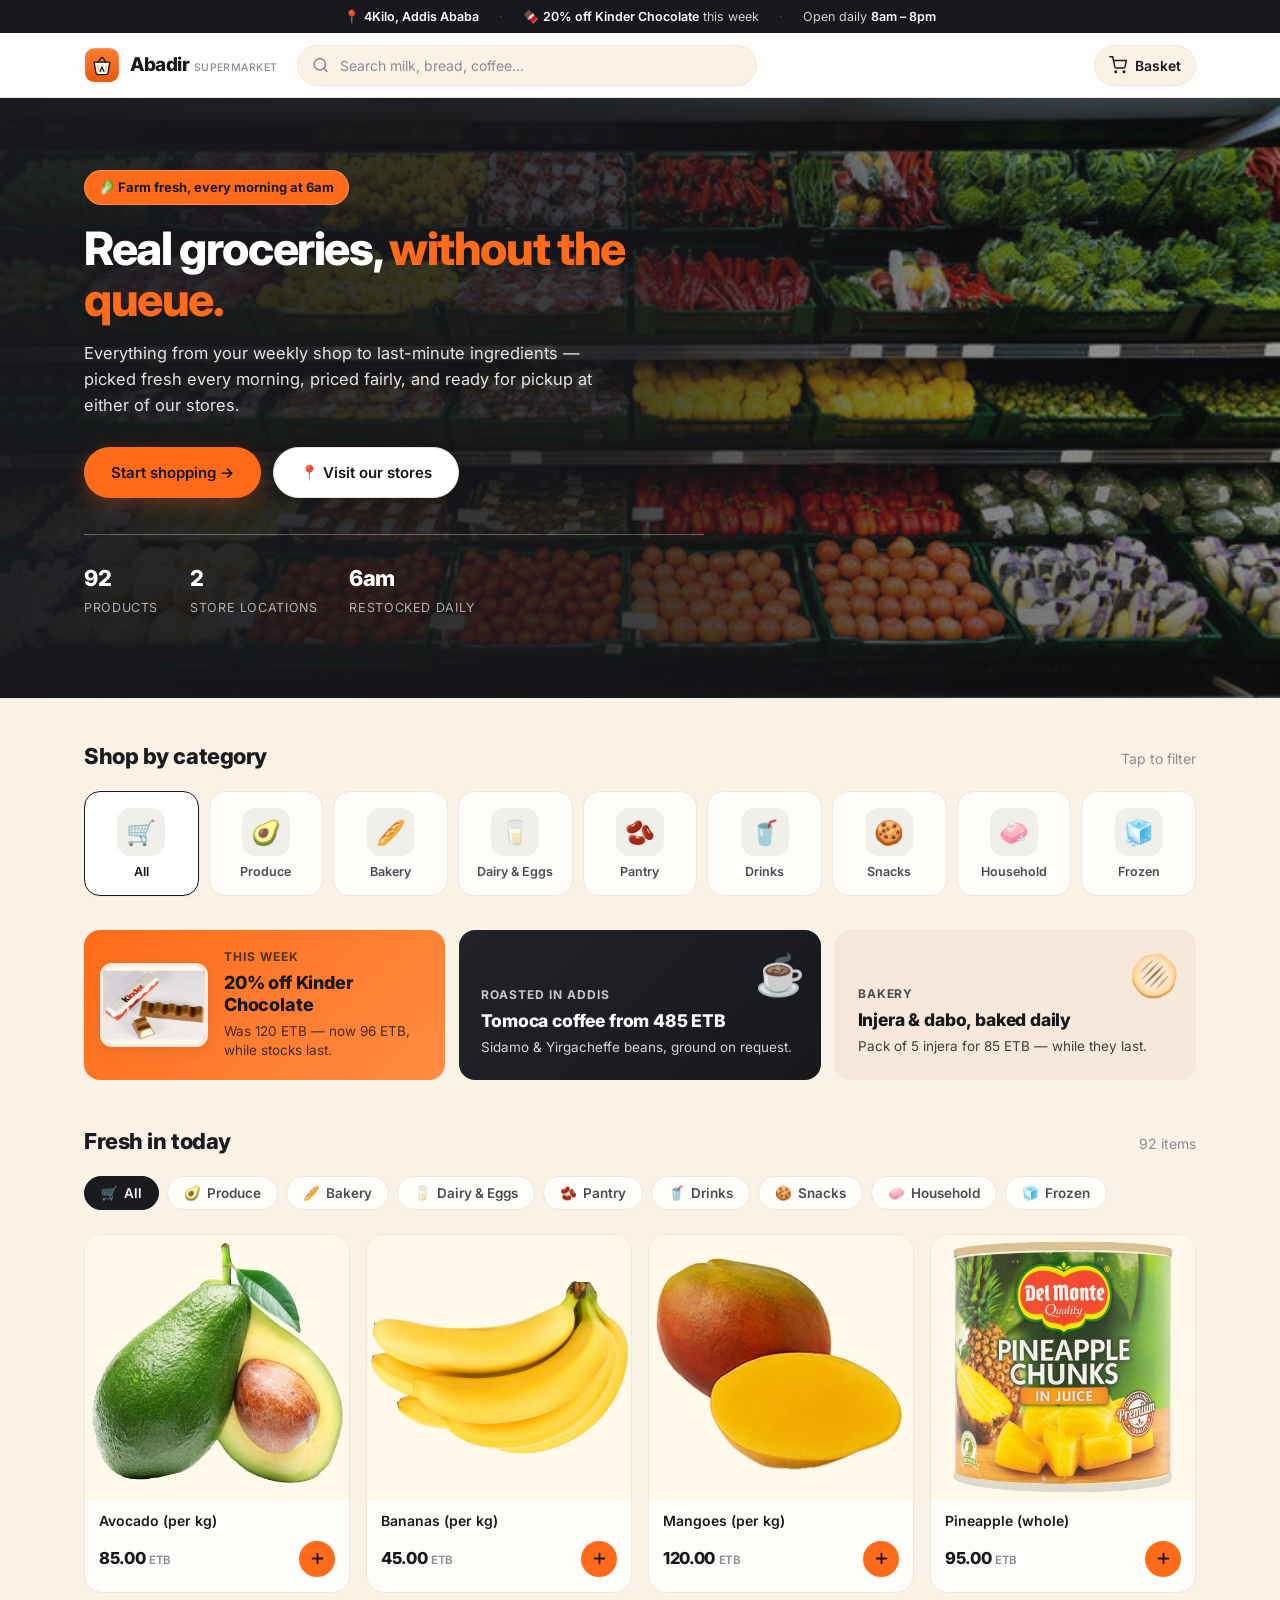
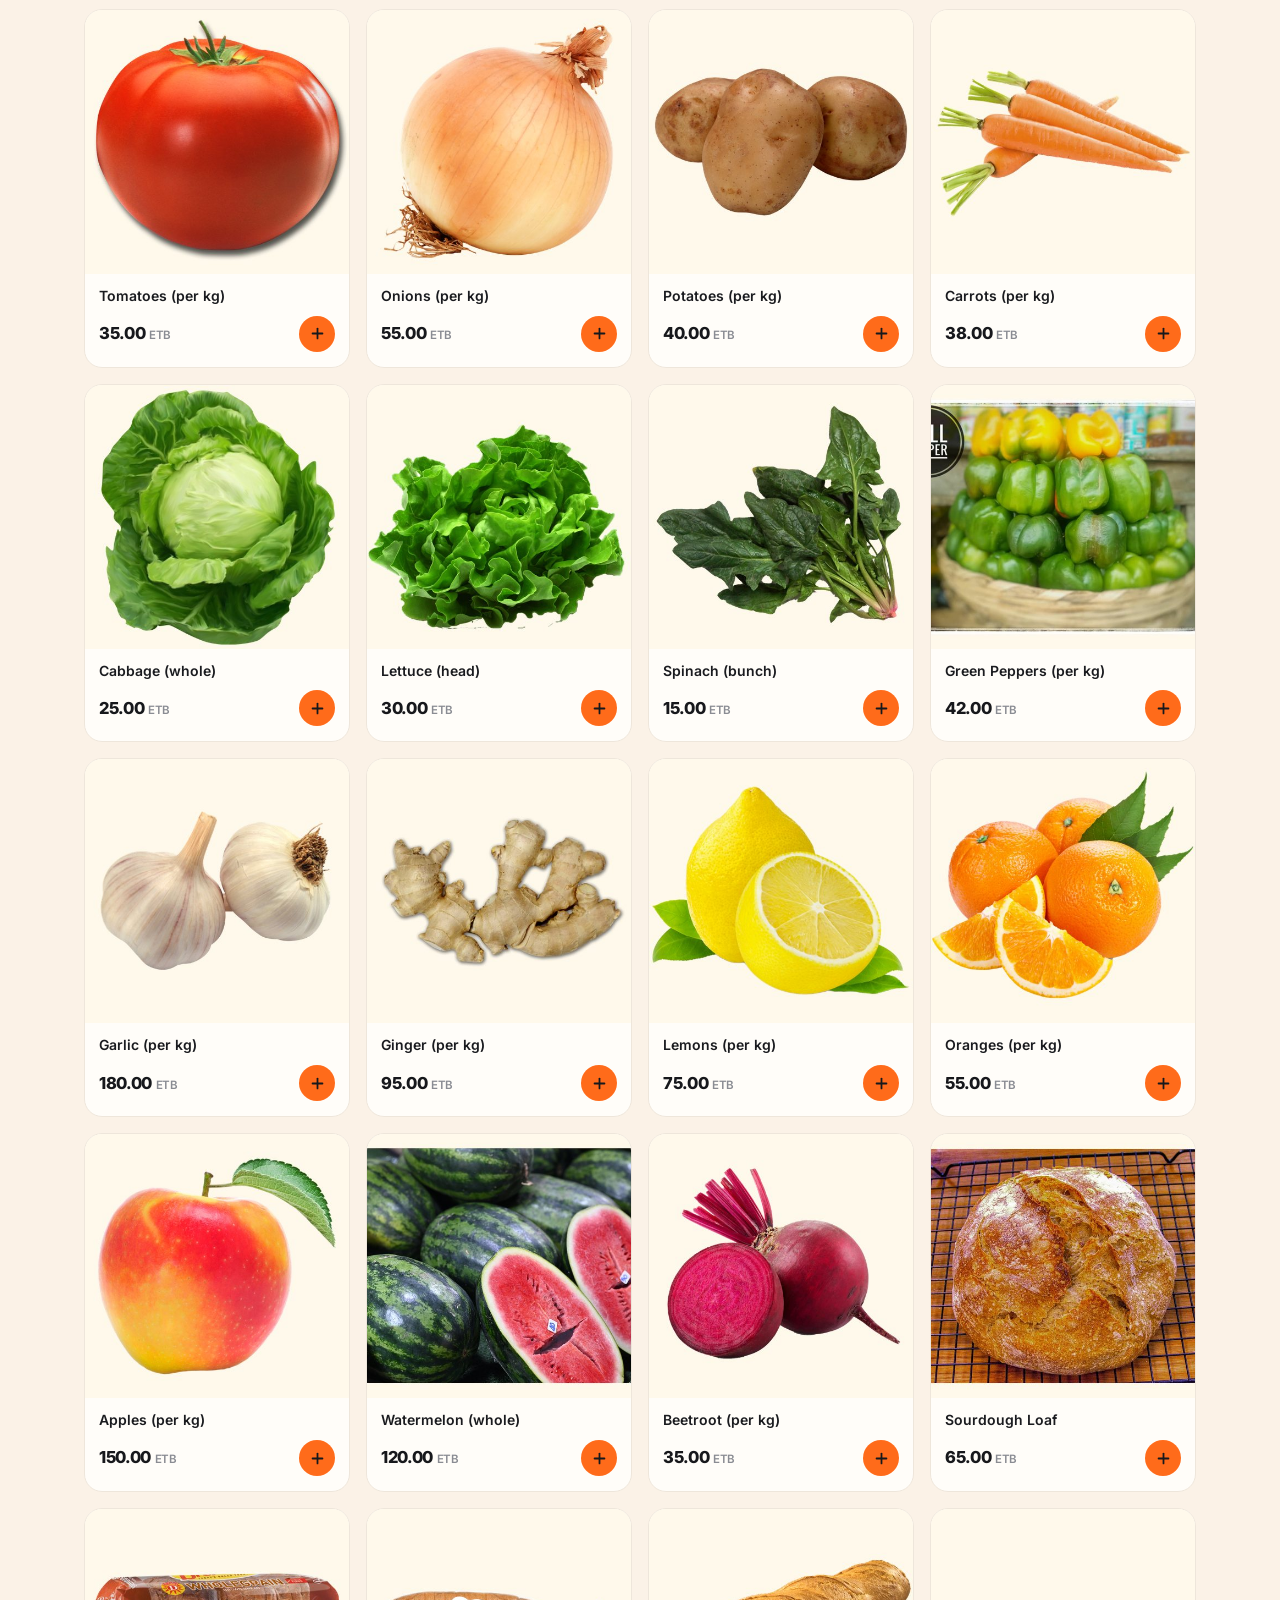
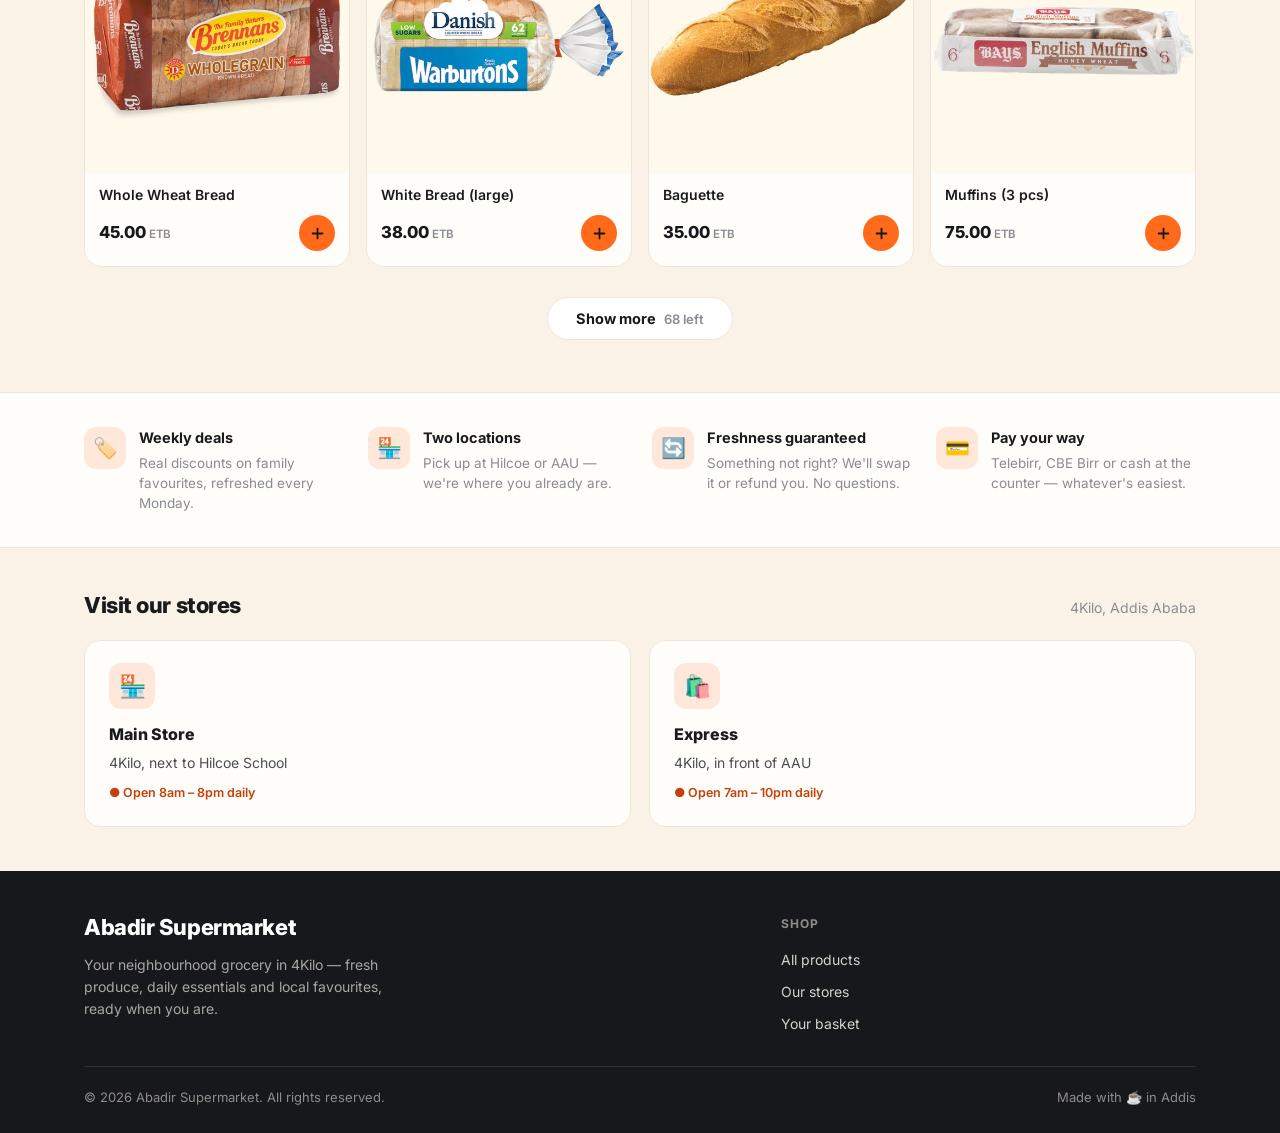
<file: index.html>
<!DOCTYPE html>
<html lang="en">
<head>
  <meta charset="UTF-8">
  <meta name="viewport" content="width=device-width, initial-scale=1.0">
  <title>Abadir Supermarket — Fresh Groceries in 4Kilo, Addis Ababa</title>
  <meta name="description" content="Abadir Supermarket in 4Kilo, Addis Ababa. Fresh produce, bakery, dairy, pantry staples and household essentials — order online for pickup or visit our two stores.">

  <link rel="preconnect" href="https://fonts.googleapis.com">
  <link rel="preconnect" href="https://fonts.gstatic.com" crossorigin>
  <link href="https://fonts.googleapis.com/css2?family=Inter:wght@400;500;600;700;800&display=swap" rel="stylesheet">

  <link rel="icon" href="logo.svg" type="image/svg+xml">
  <link rel="stylesheet" href="style.css">
</head>
<body>

  <!-- Top bar -->
  <div class="topbar">
    <div class="container">
      <span>📍 <strong>4Kilo, Addis Ababa</strong></span>
      <span class="topbar-sep topbar-hide">·</span>
      <span class="topbar-hide">🍫 <strong>20% off Kinder Chocolate</strong> this week</span>
      <span class="topbar-sep topbar-hide">·</span>
      <span class="topbar-hide">Open daily <strong>8am – 8pm</strong></span>
    </div>
  </div>

  <!-- Header -->
  <header class="header">
    <div class="container header-inner">
      <a href="index.html" class="brand" aria-label="Abadir Supermarket home">
        <img src="logo.svg" alt="" class="brand-mark" width="36" height="36">
        <span>
          <span class="brand-name">Abadir</span>
          <span class="brand-tag">Supermarket</span>
        </span>
      </a>

      <div class="search" role="search">
        <span class="search-icon" aria-hidden="true">
          <svg width="17" height="17" viewBox="0 0 24 24" fill="none" stroke="currentColor" stroke-width="2.2" stroke-linecap="round">
            <circle cx="11" cy="11" r="8"></circle>
            <path d="m21 21-4.3-4.3"></path>
          </svg>
        </span>
        <label for="search-input" class="sr-only">Search products</label>
        <input id="search-input" type="search" placeholder="Search milk, bread, coffee…" autocomplete="off">
      </div>

      <div class="header-actions">
        <a href="cart.html" class="icon-btn" aria-label="View basket">
          <svg viewBox="0 0 24 24" fill="none" stroke="currentColor" stroke-width="2" stroke-linecap="round" stroke-linejoin="round" aria-hidden="true">
            <circle cx="9" cy="21" r="1"></circle>
            <circle cx="20" cy="21" r="1"></circle>
            <path d="M1 1h4l2.68 13.39a2 2 0 0 0 2 1.61h9.72a2 2 0 0 0 2-1.61L23 6H6"></path>
          </svg>
          <span class="btn-label">Basket</span>
          <span id="badge-count" class="badge">0</span>
        </a>
      </div>
    </div>
  </header>

  <main>

    <!-- Hero -->
    <section class="hero">
      <div class="container">
        <div class="hero-copy">
          <span class="hero-eyebrow">🥬 Farm fresh, every morning at 6am</span>
          <h1>Real groceries, <em>without the queue.</em></h1>
          <p class="hero-sub">
            Everything from your weekly shop to last-minute ingredients — picked fresh
            every morning, priced fairly, and ready for pickup at either of our stores.
          </p>

          <div class="hero-ctas">
            <a href="#products" class="btn btn-primary">Start shopping →</a>
            <a href="#stores" class="btn btn-ghost">📍 Visit our stores</a>
          </div>

          <div class="hero-stats">
            <div>
              <span class="stat-num" id="stat-products">92</span>
              <span class="stat-label">Products</span>
            </div>
            <div>
              <span class="stat-num">2</span>
              <span class="stat-label">Store locations</span>
            </div>
            <div>
              <span class="stat-num">6am</span>
              <span class="stat-label">Restocked daily</span>
            </div>
          </div>
        </div>
      </div>
    </section>

    <!-- Categories -->
    <section class="section" aria-labelledby="cat-heading">
      <div class="container">
        <div class="section-head">
          <h2 class="section-title" id="cat-heading">Shop by category</h2>
          <span class="section-sub">Tap to filter</span>
        </div>
        <div class="cat-grid" id="cat-grid">
          <!-- JS renders category tiles -->
        </div>

        <!-- Promo strip -->
        <div class="promo-strip">
          <div class="promo-card promo-accent promo-deal">
            <img class="promo-img" src="images/promo-kinder.jpg" alt="Kinder chocolate bar" width="640" height="480">
            <div class="promo-body">
              <span class="promo-k">This week</span>
              <span class="promo-t">20% off Kinder Chocolate</span>
              <span class="promo-d">Was 120 ETB — now 96 ETB, while stocks last.</span>
            </div>
          </div>
          <div class="promo-card promo-dark">
            <span class="promo-emoji" aria-hidden="true">☕</span>
            <span class="promo-k">Roasted in Addis</span>
            <span class="promo-t">Tomoca coffee from 485 ETB</span>
            <span class="promo-d">Sidamo &amp; Yirgacheffe beans, ground on request.</span>
          </div>
          <div class="promo-card promo-soft">
            <span class="promo-emoji" aria-hidden="true">🫓</span>
            <span class="promo-k">Bakery</span>
            <span class="promo-t">Injera &amp; dabo, baked daily</span>
            <span class="promo-d">Pack of 5 injera for 85 ETB — while they last.</span>
          </div>
        </div>
      </div>
    </section>

    <!-- Products -->
    <section class="products-section" id="products" aria-labelledby="products-heading">
      <div class="container">
        <div class="section-head">
          <h2 class="section-title" id="products-heading">Fresh in today</h2>
          <span id="product-count" class="section-sub"></span>
        </div>

        <div class="filter-row" id="filter-row" role="group" aria-label="Filter products by category">
          <!-- JS renders filter chips -->
        </div>

        <div class="product-grid" id="product-grid" aria-live="polite">
          <!-- JS renders product cards -->
        </div>
      </div>
    </section>

    <!-- Trust -->
    <section class="trust" aria-label="Why shop at Abadir">
      <div class="container">
        <div class="trust-grid">
          <div class="trust-item">
            <span class="trust-icon" aria-hidden="true">🏷️</span>
            <div>
              <h4>Weekly deals</h4>
              <p>Real discounts on family favourites, refreshed every Monday.</p>
            </div>
          </div>
          <div class="trust-item">
            <span class="trust-icon" aria-hidden="true">🏪</span>
            <div>
              <h4>Two locations</h4>
              <p>Pick up at Hilcoe or AAU — we're where you already are.</p>
            </div>
          </div>
          <div class="trust-item">
            <span class="trust-icon" aria-hidden="true">🔄</span>
            <div>
              <h4>Freshness guaranteed</h4>
              <p>Something not right? We'll swap it or refund you. No questions.</p>
            </div>
          </div>
          <div class="trust-item">
            <span class="trust-icon" aria-hidden="true">💳</span>
            <div>
              <h4>Pay your way</h4>
              <p>Telebirr, CBE Birr or cash at the counter — whatever's easiest.</p>
            </div>
          </div>
        </div>
      </div>
    </section>

    <!-- Stores -->
    <section class="section" id="stores" aria-labelledby="stores-heading" style="padding-bottom:44px">
      <div class="container">
        <div class="section-head">
          <h2 class="section-title" id="stores-heading">Visit our stores</h2>
          <span class="section-sub">4Kilo, Addis Ababa</span>
        </div>
        <div class="store-grid">
          <div class="store-card">
            <div class="store-body">
              <span class="store-icon" aria-hidden="true">🏪</span>
              <strong>Main Store</strong>
              <p>4Kilo, next to Hilcoe School</p>
              <span class="loc-hours" style="color:var(--accent-900)">● Open 8am – 8pm daily</span>
            </div>
          </div>
          <div class="store-card">
            <div class="store-body">
              <span class="store-icon" aria-hidden="true">🛍️</span>
              <strong>Express</strong>
              <p>4Kilo, in front of AAU</p>
              <span class="loc-hours" style="color:var(--accent-900)">● Open 7am – 10pm daily</span>
            </div>
          </div>
        </div>
      </div>
    </section>

  </main>

  <!-- Footer -->
  <footer class="footer">
    <div class="container">
      <div class="footer-grid">
        <div class="footer-brand">
          <span class="brand-name" style="font-size:22px">Abadir Supermarket</span>
          <p>Your neighbourhood grocery in 4Kilo — fresh produce, daily essentials and local favourites, ready when you are.</p>
        </div>

        <div>
          <h4>Shop</h4>
          <ul class="footer-links">
            <li><a href="#products">All products</a></li>
            <li><a href="#stores">Our stores</a></li>
            <li><a href="cart.html">Your basket</a></li>
          </ul>
        </div>
      </div>

      <div class="footer-bottom">
        <span>© 2026 Abadir Supermarket. All rights reserved.</span>
        <span>Made with ☕ in Addis</span>
      </div>
    </div>
  </footer>

  <script src="products.js"></script>
  <script src="app.js"></script>
</body>
</html>
</file>
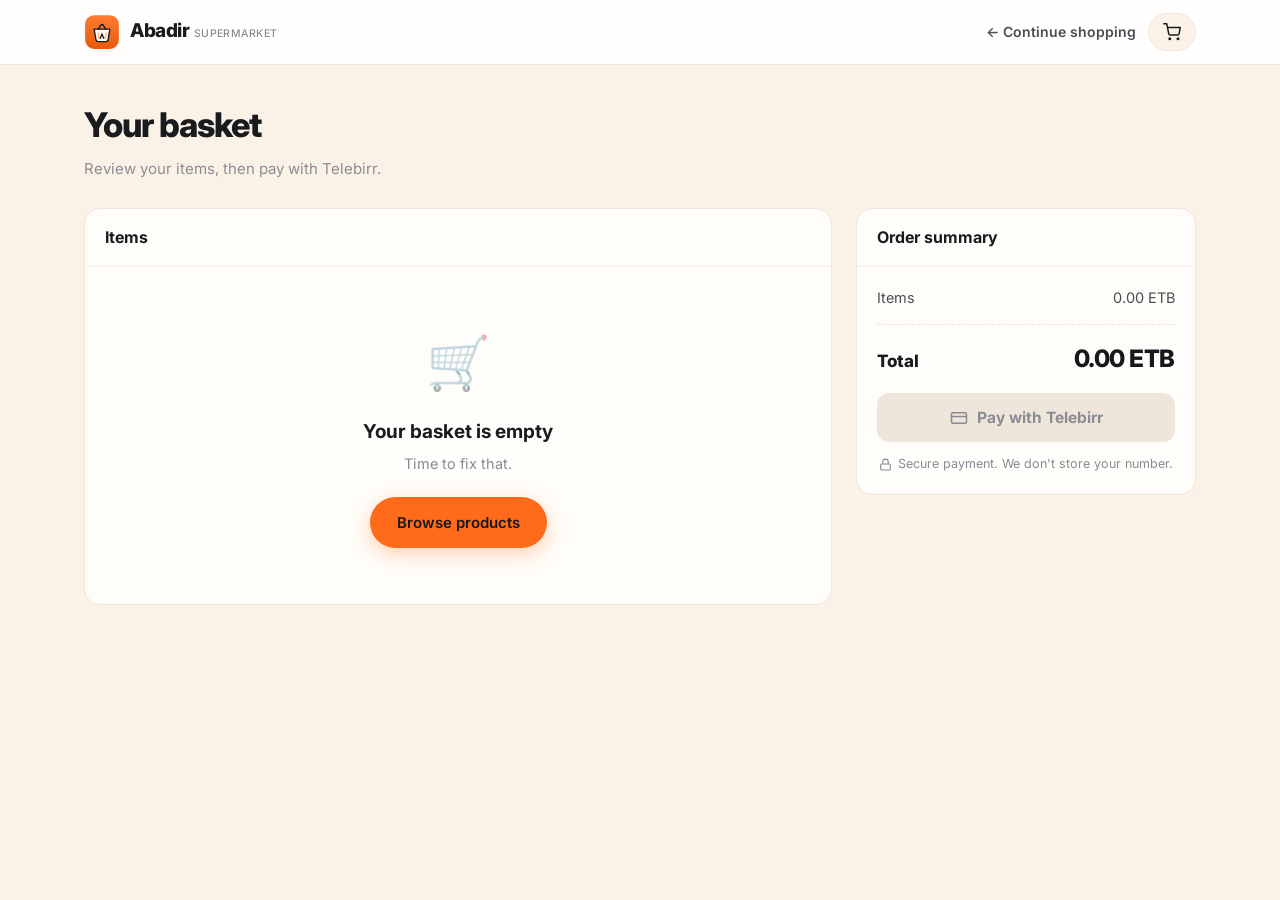
<file: cart.html>
<!DOCTYPE html>
<html lang="en">
<head>
  <meta charset="UTF-8">
  <meta name="viewport" content="width=device-width, initial-scale=1.0">
  <title>Your Basket — Abadir Supermarket</title>
  <meta name="description" content="Review your items and checkout with Telebirr at Abadir Supermarket, 4Kilo Addis Ababa.">

  <link rel="preconnect" href="https://fonts.googleapis.com">
  <link rel="preconnect" href="https://fonts.gstatic.com" crossorigin>
  <link href="https://fonts.googleapis.com/css2?family=Inter:wght@400;500;600;700;800&display=swap" rel="stylesheet">

  <link rel="icon" href="logo.svg" type="image/svg+xml">
  <link rel="stylesheet" href="style.css">
</head>
<body>

  <!-- Header -->
  <header class="header">
    <div class="container header-inner">
      <a href="index.html" class="brand" aria-label="Abadir Supermarket home">
        <img src="logo.svg" alt="" class="brand-mark" width="36" height="36">
        <span>
          <span class="brand-name">Abadir</span>
          <span class="brand-tag">Supermarket</span>
        </span>
      </a>

      <div class="header-actions">
        <a href="index.html" class="back-link">← Continue shopping</a>
        <a href="cart.html" class="icon-btn" aria-label="View basket">
          <svg viewBox="0 0 24 24" fill="none" stroke="currentColor" stroke-width="2" stroke-linecap="round" stroke-linejoin="round" aria-hidden="true">
            <circle cx="9" cy="21" r="1"></circle>
            <circle cx="20" cy="21" r="1"></circle>
            <path d="M1 1h4l2.68 13.39a2 2 0 0 0 2 1.61h9.72a2 2 0 0 0 2-1.61L23 6H6"></path>
          </svg>
          <span id="badge-count" class="badge">0</span>
        </a>
      </div>
    </div>
  </header>

  <main>
    <div class="container">
      <div class="page-head">
        <h1 class="page-title">Your basket</h1>
        <p class="page-sub">Review your items, then pay with Telebirr.</p>
      </div>

      <div class="cart-layout">

        <!-- Left: items + extras -->
        <div>
          <div class="panel">
            <div class="panel-head">
              <h2>Items</h2>
              <span id="items-count" class="count"></span>
            </div>
            <div id="cart-container">
              <!-- JS renders cart rows -->
            </div>

            <div class="extras" id="cart-extras" hidden>
              <label class="extra">
                <input type="checkbox" id="eco-bag">
                <span>
                  <span class="extra-t">Add eco-friendly bags (+15 ETB)</span>
                  <span class="extra-d">Reusable cotton bags instead of plastic</span>
                </span>
              </label>
            </div>
          </div>
        </div>

        <!-- Right: summary -->
        <aside class="panel summary-panel" aria-label="Order summary">
          <div class="panel-head">
            <h2>Order summary</h2>
          </div>
          <div class="summary">
            <div class="sum-row">
              <span>Items</span>
              <span id="subtotal-amount">0.00 ETB</span>
            </div>

            <div class="sum-row" id="extras-row" hidden>
              <span>Extras</span>
              <span id="extras-amount">0.00 ETB</span>
            </div>

            <div class="sum-div"></div>

            <div class="sum-total">
              <span>Total</span>
              <span id="final-total" class="big">0.00 ETB</span>
            </div>
            <p id="vat-note" class="vat-note"></p>

            <button id="checkout-btn" class="checkout-btn" onclick="openModal()">
              <svg viewBox="0 0 24 24" fill="none" stroke="currentColor" stroke-width="2" stroke-linecap="round" aria-hidden="true">
                <rect x="2" y="5" width="20" height="14" rx="2"></rect>
                <line x1="2" y1="10" x2="22" y2="10"></line>
              </svg>
              Pay with Telebirr
            </button>

            <p class="secure-note">
              <svg width="13" height="13" viewBox="0 0 24 24" fill="none" stroke="currentColor" stroke-width="2" aria-hidden="true">
                <rect x="3" y="11" width="18" height="11" rx="2"></rect>
                <path d="M7 11V7a5 5 0 0 1 10 0v4"></path>
              </svg>
              Secure payment. We don't store your number.
            </p>
          </div>
        </aside>

      </div>
    </div>
  </main>

  <!-- Payment modal -->
  <div id="modal" class="modal-overlay" role="dialog" aria-modal="true" aria-labelledby="pay-title" onclick="closeModalOnOverlay(event)">
    <div class="modal" onclick="event.stopPropagation()">

      <div class="steps" aria-hidden="true">
        <span class="step active" data-step="1"><span class="n">1</span> Phone</span>
        <span class="step-line"></span>
        <span class="step" data-step="2"><span class="n">2</span> Verify</span>
        <span class="step-line"></span>
        <span class="step" data-step="3"><span class="n">3</span> Done</span>
      </div>

      <!-- Step 1: phone -->
      <div id="view-phone" class="step-body">
        <div class="pay-head">
          <h3 id="pay-title">Enter your phone</h3>
          <p>We'll send a code to confirm it's you</p>
        </div>

        <div class="phone-field">
          <span class="phone-prefix">+251</span>
          <label for="input-phone" class="sr-only">Phone number</label>
          <input type="tel" id="input-phone" inputmode="numeric" placeholder="911 234 567" maxlength="9">
        </div>

        <button id="btn-get" class="checkout-btn" onclick="sendOtp()">Send code</button>
        <p class="pay-note">Standard SMS rates may apply</p>
      </div>

      <!-- Step 2: OTP -->
      <div id="view-otp" class="step-body" hidden>
        <div class="pay-head">
          <h3>Enter the code</h3>
          <p>We sent it to <strong id="phone-display"></strong></p>
        </div>

        <div class="otp-row" role="group" aria-label="5-digit verification code">
          <input type="text" class="otp-digit" inputmode="numeric" maxlength="1" aria-label="Digit 1">
          <input type="text" class="otp-digit" inputmode="numeric" maxlength="1" aria-label="Digit 2">
          <input type="text" class="otp-digit" inputmode="numeric" maxlength="1" aria-label="Digit 3">
          <input type="text" class="otp-digit" inputmode="numeric" maxlength="1" aria-label="Digit 4">
          <input type="text" class="otp-digit" inputmode="numeric" maxlength="1" aria-label="Digit 5">
        </div>

        <button class="checkout-btn" onclick="verifyOtp()">Confirm payment</button>
        <button class="text-btn" onclick="resendCode()">Didn't get it? Resend</button>
      </div>

      <!-- Step 3: success -->
      <div id="view-success" class="step-body" hidden>
        <div class="success-mark" aria-hidden="true">
          <svg viewBox="0 0 24 24" fill="none" stroke-width="2.5" stroke-linecap="round" stroke-linejoin="round">
            <polyline points="20 6 9 17 4 12"></polyline>
          </svg>
        </div>

        <div class="pay-head">
          <h3>Payment confirmed</h3>
          <p>Your order is on its way</p>
        </div>

        <div class="receipt">
          <div class="receipt-row"><span>Amount paid</span><strong id="paid-amount"></strong></div>
          <div class="receipt-row"><span>Reference</span><strong id="ref-number">#ABD-00000</strong></div>
          <div class="receipt-row"><span>Ready for pickup</span><strong>~20 mins</strong></div>
        </div>

        <a href="index.html" class="checkout-btn" style="text-decoration:none">Back to shop</a>
      </div>

    </div>
  </div>

  <div id="sms-container"></div>

  <script src="products.js"></script>
  <script src="app.js"></script>
</body>
</html>
</file>
<file: style.css>
/* ============================================================
   Abadir Supermarket — 2026 redesign
   Fresh, simple, realistic grocery store design
   ============================================================ */

:root {
  /* Brand — charcoal + tangerine */
  --char-900: #17181c;   /* near-black charcoal — topbar, footer */
  --char-800: #22232a;
  --char-700: #33353d;
  --char-600: #55575f;

  --accent-900: #c2410c; /* deep tangerine — text on light, passes AA */
  --accent-700: #e8590c; /* tangerine — hover states */
  --accent-500: #ff6b1a; /* primary tangerine */
  --accent-100: #ffe8d9; /* pale tangerine tint */
  --accent-50:  #fff6ef;

  --red-500:   #dc3545;

  /* Neutrals (warm cream) */
  --ink:       #1a1b1f;
  --ink-soft:  #4b4d55;
  --ink-mute:  #8a8c93;
  --line:      #eee6db;
  --line-soft: #f7efe4;
  --surface:   #fffdf9;
  --bg:        #fbf2e7;   /* warm orange-cream page */

  /* Type */
  --font: 'Inter', -apple-system, BlinkMacSystemFont, 'Segoe UI', sans-serif;

  /* Radius */
  --r-sm: 8px;
  --r-md: 12px;
  --r-lg: 16px;
  --r-xl: 24px;
  --r-full: 999px;

  /* Shadow */
  --sh-sm: 0 1px 2px rgba(23, 24, 28, .06);
  --sh-md: 0 4px 16px rgba(23, 24, 28, .09);
  --sh-lg: 0 12px 32px rgba(23, 24, 28, .13);

  /* Layout */
  --max: 1160px;
  --header-h: 64px;
  --pad: 16px;
}

/* ---------- Reset ---------- */
*, *::before, *::after { box-sizing: border-box; margin: 0; padding: 0; -webkit-tap-highlight-color: transparent; }

html { scroll-behavior: smooth; -webkit-font-smoothing: antialiased; }

body {
  font-family: var(--font);
  font-size: 15px;
  line-height: 1.55;
  color: var(--ink);
  background: var(--bg);
  min-height: 100vh;
}

img { max-width: 100%; display: block; }
a { color: inherit; text-decoration: none; }
button { font-family: inherit; cursor: pointer; border: none; background: none; touch-action: manipulation; }
input { font-family: inherit; }

:focus-visible { outline: 2px solid var(--accent-700); outline-offset: 2px; border-radius: 4px; }

.container { width: 100%; max-width: var(--max); margin: 0 auto; padding: 0 var(--pad); }

[hidden] { display: none !important; }

.sr-only {
  position: absolute; width: 1px; height: 1px;
  padding: 0; margin: -1px; overflow: hidden;
  clip: rect(0,0,0,0); white-space: nowrap; border: 0;
}

/* ============================================================
   TOP BAR
   ============================================================ */
.topbar {
  background: var(--char-900);
  color: #d6d3cc;
  font-size: 12.5px;
  padding: 7px 0;
}
.topbar .container {
  display: flex;
  justify-content: center;
  align-items: center;
  gap: 20px;
  flex-wrap: wrap;
  text-align: center;
}
.topbar strong { color: #fff; font-weight: 600; }
.topbar-sep { opacity: .35; }
.topbar a { color: #fff; text-decoration: underline; text-underline-offset: 2px; }

/* ============================================================
   HEADER
   ============================================================ */
.header {
  position: sticky;
  top: 0;
  z-index: 100;
  background: rgba(255,255,255,.92);
  backdrop-filter: blur(12px);
  -webkit-backdrop-filter: blur(12px);
  border-bottom: 1px solid var(--line);
}
.header-inner {
  display: flex;
  align-items: center;
  gap: 20px;
  height: var(--header-h);
}

.brand { display: flex; align-items: center; gap: 10px; flex-shrink: 0; }
.brand-mark {
  width: 36px; height: 36px;
  border-radius: 10px;
  display: block;
  box-shadow: var(--sh-sm);
}
.brand-name { font-size: 19px; font-weight: 800; letter-spacing: -.02em; line-height: 1.1; }
.brand-tag { font-size: 10.5px; color: var(--ink-mute); font-weight: 500; letter-spacing: .04em; text-transform: uppercase; }

/* Search */
.search {
  flex: 1;
  max-width: 460px;
  position: relative;
}
.search input {
  width: 100%;
  padding: 11px 16px 11px 42px;
  background: var(--bg);
  border: 1.5px solid var(--line);
  border-radius: var(--r-full);
  font-size: 14px;
  color: var(--ink);
  transition: border-color .15s, background .15s;
}
.search input::placeholder { color: var(--ink-mute); }
.search input:focus { outline: none; border-color: var(--accent-500); background: #fff; }
.search-icon {
  position: absolute; left: 15px; top: 50%;
  transform: translateY(-50%);
  color: var(--ink-mute);
  display: flex;
  pointer-events: none;
}

/* Header actions */
.header-actions { display: flex; align-items: center; gap: 8px; margin-left: auto; }

.icon-btn {
  position: relative;
  display: flex; align-items: center; gap: 8px;
  padding: 9px 14px;
  background: var(--bg);
  border: 1.5px solid var(--line);
  border-radius: var(--r-full);
  font-size: 14px; font-weight: 600;
  color: var(--ink);
  transition: all .15s;
}
.icon-btn:hover { background: #fff; border-color: var(--accent-500); color: var(--accent-700); }
.icon-btn svg { width: 18px; height: 18px; }

.badge {
  min-width: 19px; height: 19px;
  padding: 0 5px;
  background: var(--accent-500);
  color: var(--char-900);
  font-size: 11px; font-weight: 700;
  border-radius: var(--r-full);
  display: none;
  align-items: center; justify-content: center;
  border: 2px solid #fff;
}
.badge.show { display: inline-flex; }

.back-link {
  display: inline-flex; align-items: center; gap: 6px;
  font-size: 14px; font-weight: 600;
  color: var(--ink-soft);
  padding: 8px 4px;
}
.back-link:hover { color: var(--accent-700); }

/* ============================================================
   HERO
   ============================================================ */
.hero {
  background:
    linear-gradient(90deg, rgba(23,24,28,.94) 0%, rgba(23,24,28,.82) 45%, rgba(23,24,28,.45) 75%, rgba(23,24,28,.30) 100%),
    linear-gradient(0deg, rgba(23,24,28,.35), rgba(23,24,28,.10) 40%),
    url('images/header-user.jpg') center / cover no-repeat;
  color: #fff;
  padding: 84px 0 92px;
  position: relative;
  overflow: hidden;
  border-bottom: 1px solid var(--line);
}
.hero .container { position: relative; z-index: 1; }

.hero-copy { max-width: 620px; }

.hero-eyebrow {
  display: inline-flex; align-items: center; gap: 6px;
  background: var(--accent-500);
  border: 1px solid rgba(255,255,255,.25);
  color: var(--char-900);
  padding: 6px 14px;
  border-radius: var(--r-full);
  font-size: 13px; font-weight: 700;
  margin-bottom: 18px;
}
.hero h1 {
  font-size: clamp(30px, 5vw, 46px);
  font-weight: 800;
  letter-spacing: -.03em;
  line-height: 1.12;
  max-width: 620px;
  margin-bottom: 14px;
}
.hero h1 em { font-style: normal; color: var(--accent-500); }
.hero-sub {
  font-size: 16.5px;
  color: rgba(255,255,255,.88);
  max-width: 520px;
  margin-bottom: 28px;
  line-height: 1.6;
}
.hero-ctas { display: flex; gap: 12px; flex-wrap: wrap; margin-bottom: 36px; }

.btn {
  display: inline-flex; align-items: center; justify-content: center; gap: 8px;
  padding: 13px 26px;
  border-radius: var(--r-full);
  font-size: 15px; font-weight: 600;
  transition: all .18s;
  border: 1.5px solid transparent;
}
.btn-primary { background: var(--accent-500); color: var(--char-900); box-shadow: 0 6px 20px rgba(255,107,26,.3); }
.btn-primary:hover { background: var(--accent-700); color: var(--char-900); transform: translateY(-1px); }
.btn-ghost { background: #fff; color: var(--char-900); border-color: var(--line); }
.btn-ghost:hover { border-color: var(--char-600); background: #fff; }
.btn-dark { background: var(--char-900); color: #fff; }
.btn-dark:hover { background: var(--char-700); }
.btn-block { width: 100%; }

.hero-stats {
  display: flex;
  gap: 32px;
  flex-wrap: wrap;
  padding-top: 26px;
  border-top: 1px solid rgba(255,255,255,.3);
}
.stat-num { font-size: 22px; font-weight: 800; letter-spacing: -.02em; display: block; color: #fff; }
.stat-label { font-size: 12.5px; color: rgba(255,255,255,.65); text-transform: uppercase; letter-spacing: .05em; }

/* ============================================================
   CATEGORY TILES
   ============================================================ */
.section { padding: 40px 0 8px; }
.section-head {
  display: flex;
  align-items: baseline;
  justify-content: space-between;
  gap: 16px;
  margin-bottom: 18px;
}
.section-title { font-size: 22px; font-weight: 800; letter-spacing: -.02em; }
.section-sub { font-size: 14px; color: var(--ink-mute); }

.cat-grid {
  display: grid;
  grid-template-columns: repeat(auto-fill, minmax(104px, 1fr));
  gap: 10px;
}
.cat-tile {
  display: flex; flex-direction: column;
  align-items: center; gap: 8px;
  padding: 16px 8px 14px;
  background: var(--surface);
  border: 1.5px solid var(--line);
  border-radius: var(--r-lg);
  transition: all .16s;
}
.cat-tile:hover { border-color: var(--char-600); transform: translateY(-2px); box-shadow: var(--sh-md); }
.cat-tile.active { border-color: var(--char-900); background: #fff; box-shadow: var(--sh-sm); }
.cat-emoji {
  width: 48px; height: 48px;
  border-radius: 14px;
  display: grid; place-items: center;
  font-size: 24px;
}
.cat-name { font-size: 12.5px; font-weight: 600; color: var(--ink-soft); text-align: center; line-height: 1.3; }
.cat-tile.active .cat-name { color: var(--char-900); }

/* ============================================================
   PROMO STRIP
   ============================================================ */
.promo-strip {
  display: grid;
  grid-template-columns: repeat(auto-fit, minmax(240px, 1fr));
  gap: 14px;
  margin-top: 34px;
}
.promo-card {
  border-radius: var(--r-lg);
  padding: 22px;
  position: relative;
  overflow: hidden;
  display: flex;
  flex-direction: column;
  gap: 6px;
  min-height: 150px;
  justify-content: flex-end;
}
.promo-card .promo-emoji { font-size: 40px; position: absolute; top: 14px; right: 16px; opacity: .9; }
.promo-k { font-size: 12px; font-weight: 700; text-transform: uppercase; letter-spacing: .08em; opacity: .75; }
.promo-t { font-size: 17.5px; font-weight: 800; letter-spacing: -.01em; line-height: 1.25; }
.promo-d { font-size: 13.5px; opacity: .82; line-height: 1.45; }

.promo-accent { background: linear-gradient(135deg, var(--accent-500), #ff8c42); color: var(--char-900); }
.promo-dark  { background: linear-gradient(135deg, #22232a, #17181c); color: #fff; }
.promo-soft  { background: #f6e9dc; color: var(--char-900); border: 1px solid var(--line); }

/* deal promo with product photo */
.promo-deal { flex-direction: row; align-items: center; gap: 16px; padding: 16px; min-height: 150px; justify-content: flex-start; }
.promo-deal .promo-img {
  width: 108px; height: 84px;
  object-fit: cover;
  border-radius: var(--r-md);
  border: 3px solid rgba(255,255,255,.85);
  box-shadow: var(--sh-md);
  flex-shrink: 0;
}
.promo-body { display: flex; flex-direction: column; gap: 5px; min-width: 0; }
.promo-deal .promo-t { font-size: 18px; }

/* ============================================================
   PRODUCT GRID
   ============================================================ */
.products-section { padding: 36px 0 48px; }

.filter-row {
  display: flex;
  gap: 8px;
  overflow-x: auto;
  padding-bottom: 4px;
  margin-bottom: 20px;
  scrollbar-width: none;
}
.filter-row::-webkit-scrollbar { display: none; }
.chip {
  flex-shrink: 0;
  display: inline-flex; align-items: center; gap: 6px;
  padding: 8px 16px;
  background: var(--surface);
  border: 1.5px solid var(--line);
  border-radius: var(--r-full);
  font-size: 13.5px; font-weight: 600;
  color: var(--ink-soft);
  transition: all .15s;
}
.chip:hover { border-color: var(--accent-500); color: var(--accent-700); }
.chip.active { background: var(--ink); border-color: var(--ink); color: #fff; }

.product-grid {
  display: grid;
  grid-template-columns: repeat(auto-fill, minmax(190px, 1fr));
  gap: 16px;
}

.card {
  background: var(--surface);
  border: 1px solid var(--line);
  border-radius: 18px;
  overflow: hidden;
  display: flex;
  flex-direction: column;
  transition: all .18s;
  animation: rise .35s ease both;
}
.card:hover { border-color: #dedbd3; box-shadow: 0 10px 28px rgba(23,24,28,.10); transform: translateY(-4px); }

@keyframes rise {
  from { opacity: 0; transform: translateY(10px); }
  to   { opacity: 1; transform: translateY(0); }
}

.card-media {
  aspect-ratio: 1 / 1;
  display: grid;
  place-items: center;
  font-size: 56px;
  position: relative;
  background: #f4f2ed;
}
.card-media img { width: 100%; height: 100%; object-fit: cover; }

.card-body { padding: 13px 14px 15px; display: flex; flex-direction: column; gap: 10px; flex: 1; }
.card-name { font-size: 14px; font-weight: 600; line-height: 1.35; flex: 1; color: var(--ink); }

.card-foot { display: flex; align-items: center; justify-content: space-between; gap: 8px; }
.price { font-size: 16.5px; font-weight: 800; letter-spacing: -.02em; color: var(--char-900); }
.price small { font-size: 11.5px; font-weight: 600; color: var(--ink-mute); }

.btn-add {
  width: 36px; height: 36px;
  background: var(--accent-500);
  color: var(--char-900);
  border-radius: var(--r-full);
  display: grid; place-items: center;
  flex-shrink: 0;
  transition: all .15s;
}
.btn-add:hover { background: var(--accent-700); transform: scale(1.08); }
.btn-add:active { transform: scale(.92); }
.btn-add svg { width: 17px; height: 17px; }
.btn-add.added { background: var(--char-900); color: #fff; }

/* Show more */
.show-more-wrap { grid-column: 1 / -1; display: flex; justify-content: center; padding: 14px 0 4px; }
.show-more {
  display: inline-flex; align-items: center; gap: 8px;
  padding: 12px 28px;
  background: #fff;
  border: 1.5px solid var(--line);
  border-radius: var(--r-full);
  font-size: 14.5px; font-weight: 700;
  color: var(--char-900);
  transition: all .15s;
}
.show-more span { color: var(--ink-mute); font-weight: 600; font-size: 13px; }
.show-more:hover { border-color: var(--char-900); box-shadow: var(--sh-md); transform: translateY(-1px); }

/* In-card quantity stepper */
.qty-mini {
  display: flex; align-items: center; gap: 2px;
  background: var(--line-soft);
  border-radius: var(--r-full);
  padding: 3px;
}
.qty-mini button {
  width: 28px; height: 28px;
  background: #fff;
  border-radius: var(--r-full);
  font-size: 15px; font-weight: 700;
  color: var(--char-900);
  display: grid; place-items: center;
  box-shadow: var(--sh-sm);
}
.qty-mini button:hover { background: var(--char-900); color: #fff; }
.qty-mini span { min-width: 22px; text-align: center; font-size: 13.5px; font-weight: 700; color: var(--char-900); }

.empty-state {
  grid-column: 1 / -1;
  text-align: center;
  padding: 64px 24px;
  background: var(--surface);
  border: 1.5px dashed var(--line);
  border-radius: var(--r-lg);
}
.empty-state .es-icon { font-size: 44px; margin-bottom: 12px; }
.empty-state h3 { font-size: 17px; font-weight: 700; margin-bottom: 6px; }
.empty-state p { font-size: 14px; color: var(--ink-mute); }

/* ============================================================
   TRUST BAR
   ============================================================ */
.trust {
  background: var(--surface);
  border-top: 1px solid var(--line);
  border-bottom: 1px solid var(--line);
  padding: 34px 0;
}
.trust-grid {
  display: grid;
  grid-template-columns: repeat(auto-fit, minmax(220px, 1fr));
  gap: 24px;
}
.trust-item { display: flex; gap: 13px; align-items: flex-start; }
.trust-icon {
  width: 42px; height: 42px;
  background: var(--accent-100);
  border-radius: var(--r-md);
  display: grid; place-items: center;
  font-size: 20px;
  flex-shrink: 0;
}
.trust-item h4 { font-size: 14.5px; font-weight: 700; margin-bottom: 3px; }
.trust-item p { font-size: 13.5px; color: var(--ink-mute); line-height: 1.5; }

/* Store cards — text only, no photos */
.store-grid {
  display: grid;
  grid-template-columns: repeat(auto-fit, minmax(280px, 1fr));
  gap: 18px;
}
.store-card {
  background: var(--surface);
  border: 1px solid var(--line);
  border-radius: var(--r-lg);
  overflow: hidden;
  transition: all .18s;
}
.store-card:hover { transform: translateY(-3px); box-shadow: var(--sh-lg); border-color: #e3d8c9; }
.store-body { padding: 22px 24px 24px; display: flex; flex-direction: column; gap: 5px; }
.store-icon {
  width: 46px; height: 46px;
  background: var(--accent-100);
  border-radius: var(--r-md);
  display: grid; place-items: center;
  font-size: 22px;
  margin-bottom: 8px;
}
.store-body strong { font-size: 16px; font-weight: 800; color: var(--ink); }
.store-body p { font-size: 14px; color: var(--ink-soft); margin-bottom: 4px; }
.store-body .loc-hours { font-size: 12.5px; font-weight: 600; }

/* ============================================================
   FOOTER
   ============================================================ */
.footer { background: var(--char-900); color: #d6d3cc; padding: 44px 0 26px; }
.footer-grid {
  display: grid;
  grid-template-columns: 1.6fr 1fr;
  gap: 32px;
  margin-bottom: 30px;
}
.footer h4 {
  font-size: 12px; font-weight: 700;
  text-transform: uppercase; letter-spacing: .1em;
  color: #8f8d87;
  margin-bottom: 14px;
}
.footer-brand .brand-name { color: #fff; }
.footer-brand p { font-size: 14px; line-height: 1.6; margin-top: 12px; max-width: 300px; color: #a9a7a1; }

.loc-card {
  background: rgba(255,255,255,.06);
  border: 1px solid rgba(255,255,255,.1);
  border-radius: var(--r-md);
  padding: 13px 15px;
  margin-bottom: 10px;
}
.loc-card strong { display: block; color: #fff; font-size: 14px; margin-bottom: 3px; }
.loc-card p { font-size: 13.5px; color: #a9a7a1; margin-bottom: 2px; }
.loc-card .loc-hours { font-size: 12.5px; color: #8f8d87; }
.loc-open { color: #4ade80 !important; font-weight: 600; }

.footer-links { list-style: none; display: flex; flex-direction: column; gap: 9px; }
.footer-links a { font-size: 14px; color: #d6d3cc; transition: color .15s; }
.footer-links a:hover { color: #fff; }

.footer-bottom {
  border-top: 1px solid rgba(255,255,255,.1);
  padding-top: 20px;
  display: flex;
  justify-content: space-between;
  align-items: center;
  gap: 12px;
  flex-wrap: wrap;
  font-size: 13px;
  color: #8f8d87;
}

/* ============================================================
   CART PAGE
   ============================================================ */
.page-head { padding: 34px 0 6px; }
.page-title { font-size: clamp(26px, 4vw, 34px); font-weight: 800; letter-spacing: -.03em; }
.page-sub { font-size: 15px; color: var(--ink-mute); margin-top: 5px; }

.cart-layout {
  display: grid;
  grid-template-columns: 1fr;
  gap: 20px;
  padding: 22px 0 56px;
  align-items: start;
}

.panel {
  background: var(--surface);
  border: 1.5px solid var(--line);
  border-radius: var(--r-lg);
  overflow: hidden;
}
.panel-head {
  padding: 16px 20px;
  border-bottom: 1px solid var(--line-soft);
  display: flex;
  justify-content: space-between;
  align-items: center;
}
.panel-head h2 { font-size: 16px; font-weight: 700; }
.panel-head .count { font-size: 13px; color: var(--ink-mute); }

/* Cart rows */
.cart-row {
  display: grid;
  grid-template-columns: 64px 1fr auto;
  gap: 14px;
  padding: 16px 20px;
  align-items: center;
  border-bottom: 1px solid var(--line-soft);
}
.cart-row:last-child { border-bottom: none; }

.cart-thumb {
  width: 64px; height: 64px;
  border-radius: var(--r-md);
  display: grid; place-items: center;
  font-size: 30px;
  background: #f4f2ed;
}
.cart-thumb img { width: 100%; height: 100%; object-fit: cover; border-radius: var(--r-md); }

.cart-info { min-width: 0; }
.cart-name { font-size: 14.5px; font-weight: 600; margin-bottom: 3px; }
.cart-unit { font-size: 13px; color: var(--ink-mute); }

.cart-controls { display: flex; flex-direction: column; align-items: flex-end; gap: 8px; }
.qty {
  display: flex; align-items: center; gap: 4px;
  background: var(--bg);
  border: 1.5px solid var(--line);
  border-radius: var(--r-full);
  padding: 3px;
}
.qty button {
  width: 30px; height: 30px;
  border-radius: var(--r-full);
  font-size: 16px; font-weight: 700;
  color: var(--ink-soft);
  display: grid; place-items: center;
  transition: all .12s;
}
.qty button:hover { background: var(--char-900); color: #fff; }
.qty .qty-n { min-width: 26px; text-align: center; font-size: 14px; font-weight: 700; }

.cart-line-total { font-size: 15px; font-weight: 800; color: var(--char-900); }
.cart-remove {
  font-size: 12.5px;
  color: var(--ink-mute);
  text-decoration: underline;
  text-underline-offset: 2px;
}
.cart-remove:hover { color: var(--red-500); }

/* Extras */
.extras { padding: 6px 20px; }
.extra {
  display: flex; gap: 12px; align-items: flex-start;
  padding: 13px 0;
  border-bottom: 1px solid var(--line-soft);
  cursor: pointer;
}
.extra:last-child { border-bottom: none; }
.extra input { width: 18px; height: 18px; margin-top: 2px; accent-color: var(--accent-500); flex-shrink: 0; cursor: pointer; }
.extra-t { font-size: 14px; font-weight: 600; display: block; }
.extra-d { font-size: 12.5px; color: var(--ink-mute); }

/* Summary */
.summary { padding: 20px; }
.sum-row { display: flex; justify-content: space-between; font-size: 14.5px; color: var(--ink-soft); margin-bottom: 11px; }
.sum-row .free { color: var(--accent-900); font-weight: 700; }
.sum-div { border-top: 1.5px dashed var(--line); margin: 15px 0; }
.sum-total { display: flex; justify-content: space-between; align-items: baseline; font-size: 17px; font-weight: 800; color: var(--ink); margin-bottom: 4px; }
.sum-total .big { font-size: 24px; color: var(--char-900); letter-spacing: -.02em; }
.vat-note { font-size: 12.5px; color: var(--ink-mute); margin-bottom: 16px; }

.checkout-btn {
  width: 100%;
  padding: 15px;
  background: var(--accent-500);
  color: var(--char-900);
  border-radius: var(--r-md);
  font-size: 15.5px; font-weight: 700;
  display: flex; align-items: center; justify-content: center; gap: 9px;
  transition: all .15s;
}
.checkout-btn:hover { background: var(--accent-700); }
.checkout-btn:disabled { background: var(--line); color: var(--ink-mute); cursor: not-allowed; }
.checkout-btn svg { width: 18px; height: 18px; }

.secure-note {
  display: flex; align-items: center; justify-content: center; gap: 6px;
  font-size: 12.5px; color: var(--ink-mute);
  margin-top: 12px;
}

/* Empty cart */
.cart-empty { text-align: center; padding: 56px 24px; }
.cart-empty .ce-icon { font-size: 52px; margin-bottom: 14px; opacity: .5; }
.cart-empty h3 { font-size: 19px; font-weight: 700; margin-bottom: 6px; }
.cart-empty p { font-size: 14.5px; color: var(--ink-mute); margin-bottom: 22px; }

/* ============================================================
   PAYMENT MODAL
   ============================================================ */
.modal-overlay {
  display: none;
  position: fixed; inset: 0;
  z-index: 300;
  background: rgba(23, 24, 28, .55);
  align-items: flex-end;
  justify-content: center;
  padding: 0;
}
.modal-overlay.active { display: flex; }

.modal {
  background: var(--surface);
  border-radius: var(--r-xl) var(--r-xl) 0 0;
  width: 100%;
  max-height: 92vh;
  overflow-y: auto;
  animation: sheet-up .32s cubic-bezier(.32,.72,0,1);
}
@keyframes sheet-up { from { transform: translateY(100%); } to { transform: translateY(0); } }

.steps {
  display: flex; align-items: center; justify-content: center;
  gap: 6px;
  padding: 20px 20px 0;
}
.step {
  display: flex; align-items: center; gap: 7px;
  opacity: .32;
  font-size: 12px; font-weight: 700;
  text-transform: uppercase; letter-spacing: .05em;
}
.step .n {
  width: 24px; height: 24px;
  background: var(--bg);
  border-radius: var(--r-full);
  display: grid; place-items: center;
  font-size: 11.5px;
}
.step.active { opacity: 1; }
.step.active .n { background: var(--accent-500); color: var(--char-900); }
.step.done { opacity: .6; }
.step.done .n { background: var(--line-soft); color: var(--char-700); }
.step-line { width: 26px; height: 2px; background: var(--line); border-radius: 2px; }

.step-body { padding: 24px 24px 30px; }
.pay-head { text-align: center; margin-bottom: 22px; }
.pay-head h3 { font-size: 21px; font-weight: 800; letter-spacing: -.02em; margin-bottom: 5px; }
.pay-head p { font-size: 14px; color: var(--ink-mute); }
.pay-head strong { color: var(--ink); }

.phone-field {
  display: flex; align-items: center;
  background: var(--bg);
  border: 2px solid var(--line);
  border-radius: var(--r-md);
  margin-bottom: 16px;
  transition: border-color .15s;
}
.phone-field:focus-within { border-color: var(--accent-500); background: #fff; }
.phone-prefix {
  padding: 14px;
  font-weight: 700; font-size: 15px;
  color: var(--ink-soft);
  border-right: 1.5px solid var(--line);
}
.phone-field input {
  flex: 1;
  padding: 14px;
  background: transparent;
  border: none;
  font-size: 19px; font-weight: 600;
  letter-spacing: .06em;
  color: var(--ink);
}
.phone-field input:focus { outline: none; }
.phone-field input::placeholder { color: var(--ink-mute); font-weight: 400; letter-spacing: 0; }

.otp-row { display: flex; gap: 9px; justify-content: center; margin-bottom: 20px; }
.otp-digit {
  width: 52px; height: 60px;
  background: var(--bg);
  border: 2px solid var(--line);
  border-radius: var(--r-md);
  font-size: 23px; font-weight: 800;
  text-align: center;
  color: var(--ink);
  transition: all .15s;
}
.otp-digit:focus { outline: none; border-color: var(--accent-500); background: #fff; }
.otp-digit.err { border-color: var(--red-500); animation: shake .3s; }
@keyframes shake { 25% { transform: translateX(-5px); } 75% { transform: translateX(5px); } }

.text-btn {
  display: block; width: 100%;
  padding: 11px;
  text-align: center;
  font-size: 14px; font-weight: 600;
  color: var(--ink-mute);
  text-decoration: underline;
  text-underline-offset: 3px;
}
.text-btn:hover { color: var(--accent-900); }
.pay-note { text-align: center; font-size: 12.5px; color: var(--ink-mute); margin-top: 14px; }

/* Success */
.success-mark {
  width: 76px; height: 76px;
  margin: 6px auto 18px;
  background: var(--accent-100);
  border-radius: var(--r-full);
  display: grid; place-items: center;
  animation: pop .4s cubic-bezier(.34,1.56,.64,1);
}
@keyframes pop { from { transform: scale(.5); opacity: 0; } to { transform: scale(1); opacity: 1; } }
.success-mark svg { width: 38px; height: 38px; stroke: var(--accent-700); }

.receipt {
  background: var(--bg);
  border-radius: var(--r-md);
  padding: 16px;
  margin: 18px 0;
}
.receipt-row {
  display: flex; justify-content: space-between;
  padding: 8px 0;
  font-size: 14px;
}
.receipt-row span { color: var(--ink-mute); }
.receipt-row strong { color: var(--ink); }

/* ============================================================
   TOAST + SMS
   ============================================================ */
.toast {
  position: fixed;
  top: 18px; left: 50%;
  transform: translateX(-50%) translateY(-80px);
  background: var(--ink);
  color: #fff;
  padding: 11px 22px;
  border-radius: var(--r-full);
  font-size: 14px; font-weight: 600;
  z-index: 500;
  opacity: 0;
  transition: all .3s cubic-bezier(.32,.72,0,1);
  box-shadow: var(--sh-lg);
  display: flex; align-items: center; gap: 8px;
  max-width: calc(100vw - 32px);
}
.toast.show { opacity: 1; transform: translateX(-50%) translateY(0); }

.sms-toast {
  position: fixed;
  top: 14px; right: 14px;
  width: min(340px, calc(100vw - 28px));
  background: #101418;
  color: #fff;
  border-radius: 18px;
  padding: 14px;
  z-index: 600;
  box-shadow: 0 20px 50px rgba(0,0,0,.4);
  animation: sms-in .4s cubic-bezier(.32,.72,0,1);
  border: 1px solid rgba(255,255,255,.08);
}
@keyframes sms-in { from { opacity: 0; transform: translateX(40px); } to { opacity: 1; transform: translateX(0); } }
.sms-toast.out { animation: sms-out .3s ease forwards; }
@keyframes sms-out { to { opacity: 0; transform: translateX(40px); } }

.sms-head { display: flex; align-items: center; gap: 10px; margin-bottom: 10px; }
.sms-app {
  width: 34px; height: 34px;
  background: linear-gradient(135deg, #1a5fb4, #26a269);
  border-radius: 9px;
  display: grid; place-items: center;
  font-size: 16px;
}
.sms-app-name { font-size: 13.5px; font-weight: 700; }
.sms-time { font-size: 11.5px; color: rgba(255,255,255,.45); }
.sms-body {
  background: rgba(255,255,255,.07);
  border-radius: 12px;
  padding: 11px 13px;
  font-size: 13.5px;
  line-height: 1.5;
  color: rgba(255,255,255,.88);
}
.sms-code { color: #7dd3fc; font-weight: 800; font-size: 17px; letter-spacing: .12em; }

/* ============================================================
   RESPONSIVE
   ============================================================ */
@media (max-width: 860px) {
  .footer-grid { grid-template-columns: 1fr; gap: 26px; }
}

@media (min-width: 720px) {
  :root { --pad: 24px; }
  .product-grid { grid-template-columns: repeat(auto-fill, minmax(180px, 1fr)); gap: 16px; }
  .cart-layout { grid-template-columns: 1fr 340px; gap: 24px; }
  .summary-panel { position: sticky; top: calc(var(--header-h) + 16px); }
  .modal-overlay { align-items: center; padding: 24px; }
  .modal { max-width: 420px; border-radius: var(--r-xl); animation: modal-in .3s cubic-bezier(.32,.72,0,1); }
  @keyframes modal-in { from { opacity: 0; transform: scale(.95) translateY(12px); } to { opacity: 1; transform: scale(1) translateY(0); } }
}

@media (min-width: 960px) {
  .product-grid { grid-template-columns: repeat(4, 1fr); }
  .hero { padding: 72px 0 80px; }
}

@media (max-width: 719px) {
  .brand-tag { display: none; }
  .search { max-width: none; }
  .icon-btn .btn-label { display: none; }
  .icon-btn { padding: 10px; }
  .topbar .topbar-hide { display: none; }
  .hero-stats { gap: 22px; }
  .stat-num { font-size: 19px; }
  .cart-row { grid-template-columns: 54px 1fr; grid-template-rows: auto auto; }
  .cart-thumb { width: 54px; height: 54px; font-size: 26px; }
  .cart-controls { grid-column: 1 / -1; flex-direction: row; justify-content: space-between; align-items: center; }
  .footer-bottom { flex-direction: column; text-align: center; }
}

@media (max-width: 400px) {
  .product-grid { grid-template-columns: repeat(2, 1fr); gap: 10px; }
  .card-media { font-size: 42px; }
  .card-body { padding: 10px; }
  .price { font-size: 15px; }
}

/* ============================================================
   ACCESSIBILITY
   ============================================================ */
@media (prefers-reduced-motion: reduce) {
  *, *::before, *::after {
    animation-duration: .01ms !important;
    animation-iteration-count: 1 !important;
    transition-duration: .01ms !important;
  }
  html { scroll-behavior: auto; }
}

@media (prefers-contrast: high) {
  :root { --line: #999; --ink-mute: #555; }
}
</file>
